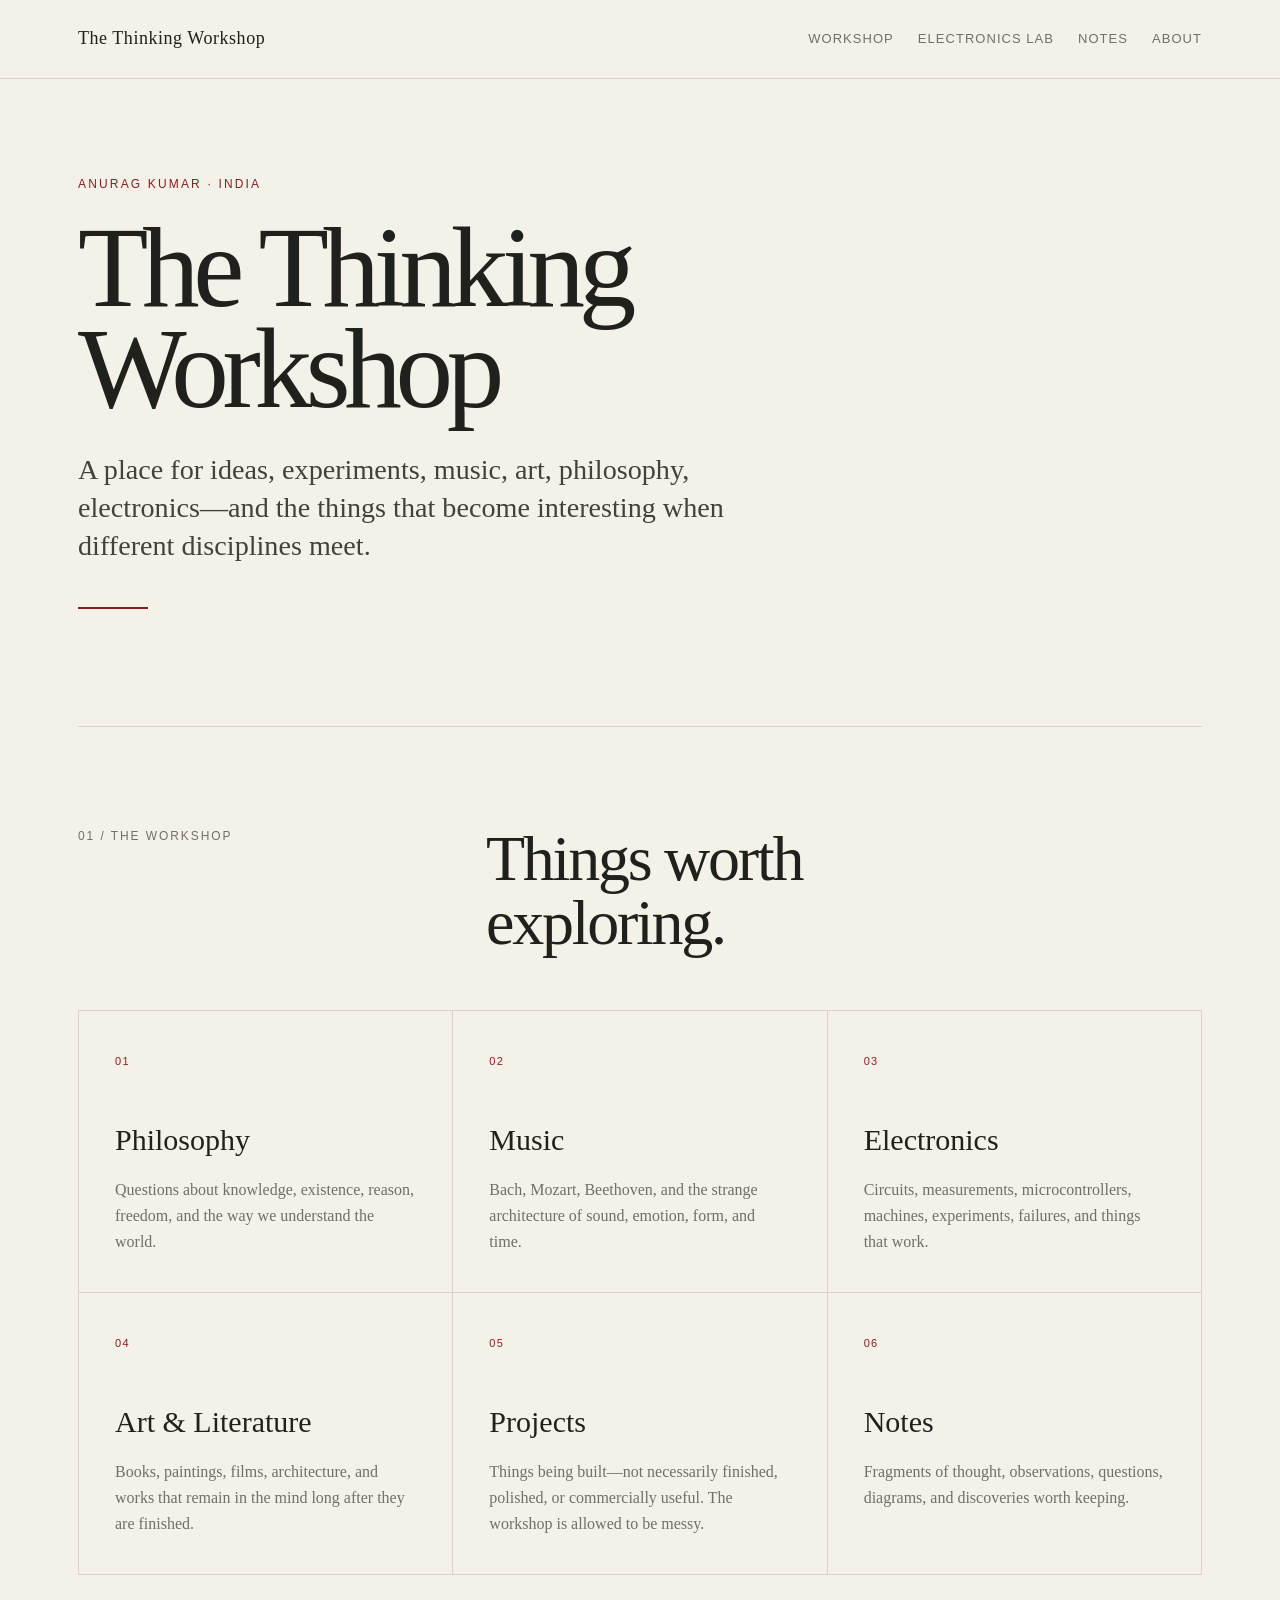
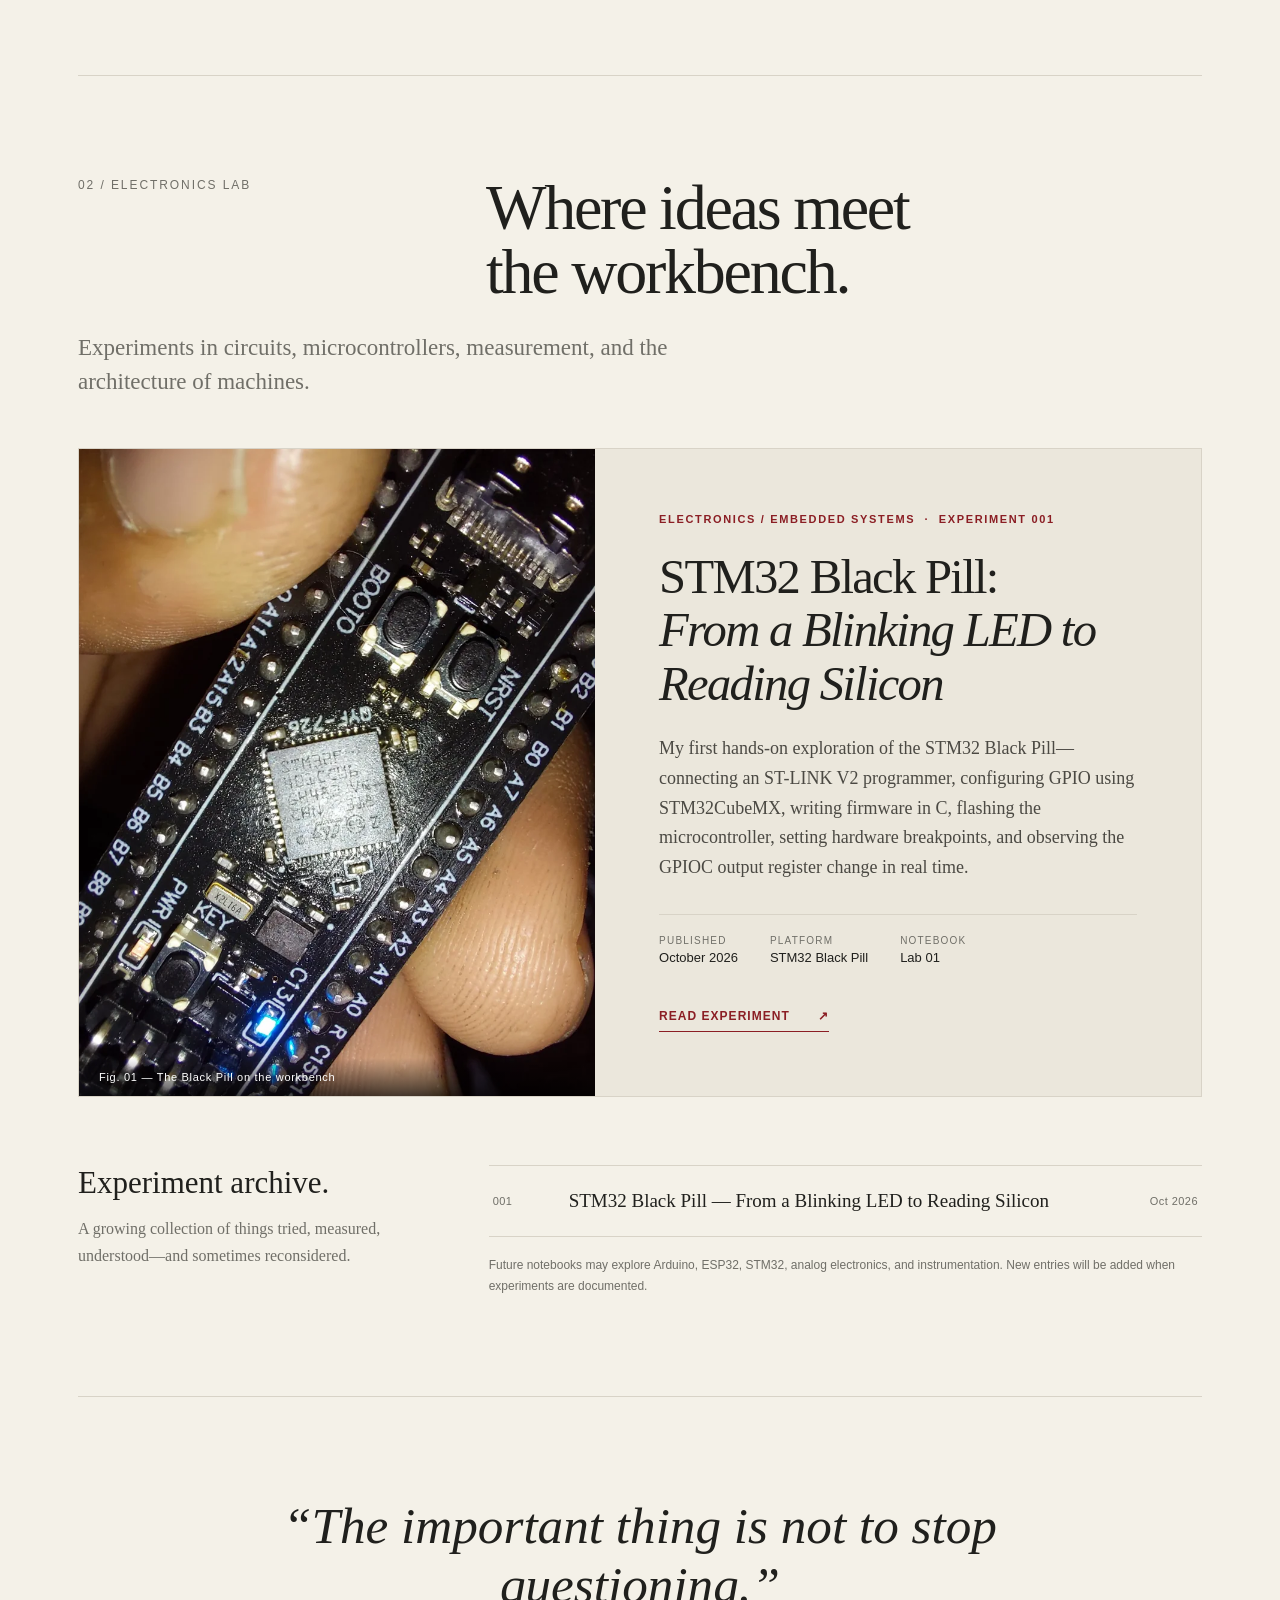
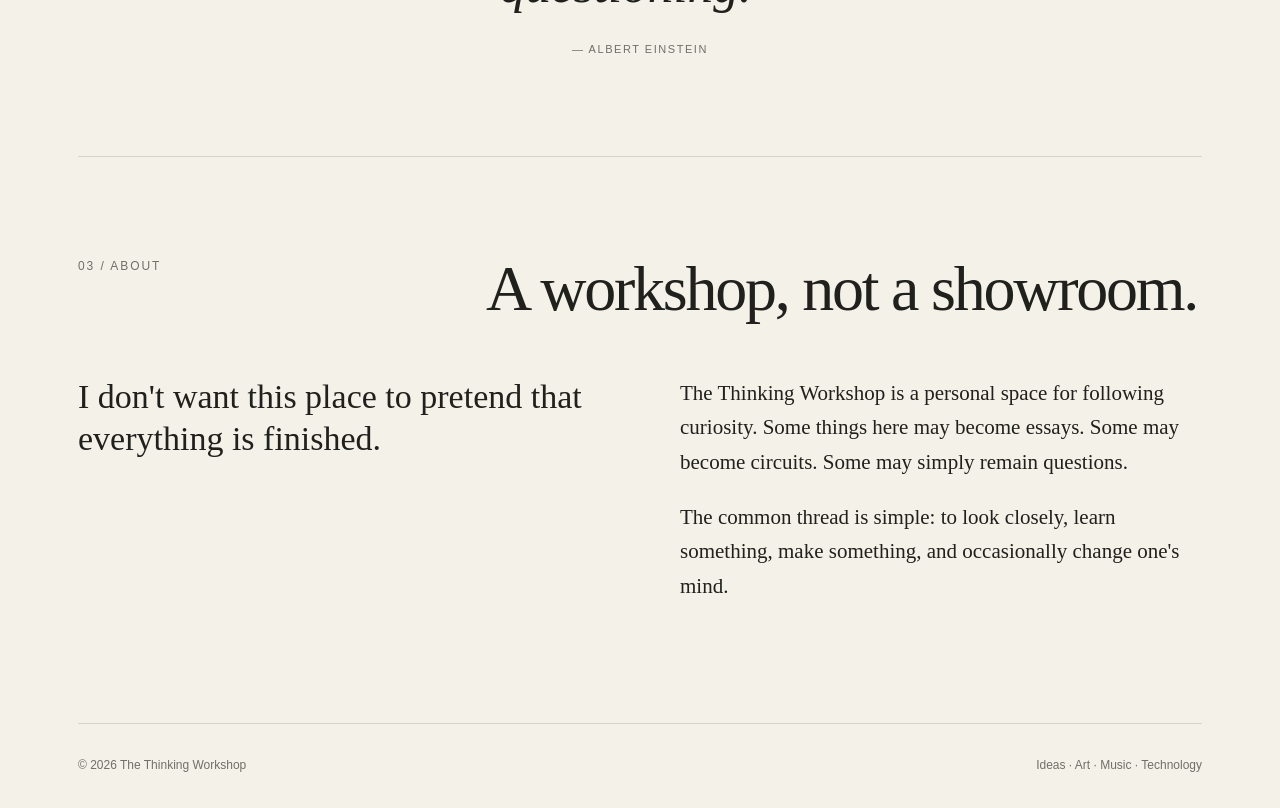
<file: index.html>
<!DOCTYPE html>
<html lang="en">
<head>
<meta charset="UTF-8">
<meta name="viewport" content="width=device-width, initial-scale=1.0">
<title>The Thinking Workshop</title>
<meta name="description" content="A personal workshop for ideas, music, art, philosophy, electronics, and things worth understanding.">
<style>
  :root{
    --paper:#f4f1e8;
    --ink:#20201d;
    --muted:#706f68;
    --line:#d8d3c7;
    --accent:#8b1e24;
    --panel:#ebe7dc;
    --max:1180px;
  }
  *{box-sizing:border-box}
  html{scroll-behavior:smooth}
  body{
    margin:0;
    background:var(--paper);
    color:var(--ink);
    font-family: Georgia, "Times New Roman", serif;
    line-height:1.65;
  }
  a{color:inherit;text-decoration:none}
  .wrap{max-width:var(--max);margin:auto;padding:0 28px}
  header{
    border-bottom:1px solid var(--line);
    padding:24px 0;
  }
  nav{
    display:flex;align-items:center;justify-content:space-between;gap:24px;
    font-family:Arial,Helvetica,sans-serif;
    font-size:13px;letter-spacing:.08em;text-transform:uppercase;
  }
  .brand{font-family:Georgia,serif;font-size:18px;letter-spacing:.03em;text-transform:none}
  .links{display:flex;gap:24px;color:var(--muted)}
  .links a:hover{color:var(--accent)}
  .hero{
    min-height:72vh;
    display:grid;
    align-items:center;
    padding:90px 0 110px;
    border-bottom:1px solid var(--line);
  }
  .eyebrow{
    font-family:Arial,Helvetica,sans-serif;
    font-size:12px;letter-spacing:.18em;text-transform:uppercase;
    color:var(--accent);margin-bottom:22px;
  }
  h1{
    font-size:clamp(58px,9vw,126px);
    line-height:.88;
    font-weight:400;
    letter-spacing:-.055em;
    margin:0 0 32px;
    max-width:950px;
  }
  .intro{
    font-size:clamp(20px,2.2vw,29px);
    line-height:1.35;
    max-width:720px;
    color:#42413c;
    margin:0;
  }
  .rule{
    width:70px;height:2px;background:var(--accent);margin:42px 0 0;
  }
  section{padding:100px 0;border-bottom:1px solid var(--line)}
  .section-head{
    display:grid;grid-template-columns:1fr 2fr;gap:50px;margin-bottom:55px;
  }
  .section-label{
    font-family:Arial,Helvetica,sans-serif;
    font-size:12px;text-transform:uppercase;letter-spacing:.16em;color:var(--muted);
  }
  h2{font-size:clamp(36px,5vw,64px);line-height:1;margin:0;font-weight:400;letter-spacing:-.035em}
  .grid{
    display:grid;grid-template-columns:repeat(3,1fr);gap:1px;background:var(--line);
    border:1px solid var(--line);
  }
  .card{
    background:var(--paper);padding:36px;min-height:250px;transition:.2s;
  }
  .card:hover{background:var(--panel)}
  .number{
    font-family:Arial,Helvetica,sans-serif;font-size:11px;color:var(--accent);
    letter-spacing:.12em;
  }
  .card h3{font-size:30px;font-weight:400;margin:42px 0 12px}
  .card p{color:var(--muted);margin:0}
  .quote{
    max-width:900px;margin:auto;text-align:center;
    font-size:clamp(28px,4vw,52px);line-height:1.15;font-style:italic;
  }
  .quote small{
    display:block;font-family:Arial,Helvetica,sans-serif;font-size:11px;
    font-style:normal;letter-spacing:.14em;text-transform:uppercase;
    color:var(--muted);margin-top:28px;
  }
  .manifesto{
    display:grid;grid-template-columns:1fr 1fr;gap:80px;align-items:start;
  }
  .manifesto p{font-size:21px;margin:0 0 20px}
  .manifesto .large{font-size:34px;line-height:1.25}
  footer{
    padding:32px 0;font-family:Arial,Helvetica,sans-serif;font-size:12px;
    color:var(--muted);display:flex;justify-content:space-between;gap:20px;
  }
  @media(max-width:760px){
    .links{display:none}
    .hero{min-height:68vh;padding:70px 0}
    .section-head,.manifesto{grid-template-columns:1fr;gap:25px}
    .grid{grid-template-columns:1fr}
    section{padding:70px 0}
    footer{flex-direction:column}
  }

  /* Electronics Lab — an editorial addition to the original homepage */
  .links{align-items:center;flex-wrap:wrap}
  a:focus-visible{outline:2px solid var(--accent);outline-offset:5px}
  .skip-link{
    position:absolute;top:-70px;left:18px;z-index:10;
    background:var(--ink);color:var(--paper);padding:10px 15px;
    font:600 12px Arial,Helvetica,sans-serif;
  }
  .skip-link:focus{top:12px}
  .electronics-section{scroll-margin-top:20px}
  .lab-intro{
    max-width:620px;margin:-28px 0 48px 0;color:var(--muted);
    font-size:clamp(18px,2vw,23px);line-height:1.5;
  }
  .experiment-feature{
    display:grid;grid-template-columns:minmax(0,.92fr) minmax(0,1.08fr);
    border:1px solid var(--line);background:var(--panel);overflow:hidden;
  }
  .experiment-visual{
    position:relative;display:block;min-height:480px;overflow:hidden;
    background:#ded9cb;isolation:isolate;
  }
  .experiment-visual img{
    display:block;width:100%;height:100%;min-height:480px;
    object-fit:cover;object-position:center 48%;
    transition:transform .45s ease;
  }
  .experiment-visual:hover img{transform:scale(1.035)}
  .photo-credit{
    position:absolute;bottom:0;left:0;right:0;padding:13px 20px;
    color:#fff;background:linear-gradient(transparent,rgba(0,0,0,.69));
    font:11px Arial,Helvetica,sans-serif;letter-spacing:.065em;
  }
  .experiment-copy{
    display:flex;flex-direction:column;align-items:flex-start;
    padding:clamp(34px,5vw,76px);
  }
  .experiment-kicker{
    font:700 11px Arial,Helvetica,sans-serif;
    color:var(--accent);text-transform:uppercase;letter-spacing:.15em;
  }
  .experiment-copy h3{
    font-weight:400;letter-spacing:-.035em;line-height:1.1;
    font-size:clamp(34px,3.8vw,54px);margin:26px 0 23px;
  }
  .experiment-copy h3 em{font-weight:400}
  .experiment-description{
    max-width:570px;margin:0 0 31px;color:#4b4943;
    font-size:18px;line-height:1.65;
  }
  .experiment-meta{
    display:flex;gap:32px;flex-wrap:wrap;margin:0 0 32px;
    padding-top:20px;width:100%;border-top:1px solid var(--line);
  }
  .experiment-meta div{display:flex;flex-direction:column;gap:4px}
  .experiment-meta dt{
    color:var(--muted);text-transform:uppercase;letter-spacing:.12em;
    font:10px Arial,Helvetica,sans-serif;
  }
  .experiment-meta dd{margin:0;font:13px Arial,Helvetica,sans-serif}
  .read-experiment{
    margin-top:auto;display:inline-flex;align-items:center;gap:28px;
    padding:12px 0 8px;border-bottom:1px solid var(--accent);
    font:700 12px Arial,Helvetica,sans-serif;
    letter-spacing:.085em;text-transform:uppercase;color:var(--accent);
    transition:gap .2s ease;
  }
  .read-experiment:hover{gap:36px}
  .archive{
    margin-top:68px;display:grid;
    grid-template-columns:minmax(0,1fr) minmax(0,2fr);gap:54px;
  }
  .archive h3{font-size:31px;font-weight:400;line-height:1.15;margin:0 0 16px}
  .archive-intro{margin:0;color:var(--muted);font-size:16px}
  .archive-list{list-style:none;padding:0;margin:0;border-top:1px solid var(--line)}
  .archive-list li{
    display:grid;grid-template-columns:58px minmax(0,1fr) auto;
    gap:18px;align-items:center;padding:23px 4px;
    border-bottom:1px solid var(--line);
  }
  .archive-number,.archive-date{
    font:11px Arial,Helvetica,sans-serif;color:var(--muted);
    letter-spacing:.04em;
  }
  .archive-list a{font-size:19px;line-height:1.3}
  .archive-list a:hover{color:var(--accent)}
  .archive-footnote{
    margin:18px 0 0;color:var(--muted);
    font:12px/1.7 Arial,Helvetica,sans-serif;
  }
  @media(max-width:900px){
    .experiment-feature{grid-template-columns:1fr 1fr}
    .experiment-copy{padding:35px}
  }
  @media(max-width:760px){
    nav{align-items:flex-start;flex-direction:column;gap:17px}
    .links{display:flex;flex-wrap:wrap;gap:12px 20px;font-size:11px}
    .experiment-feature{grid-template-columns:1fr}
    .experiment-visual,.experiment-visual img{min-height:360px;max-height:520px}
    .experiment-copy{padding:32px 27px 39px}
    .lab-intro{margin:-4px 0 34px}
    .archive{grid-template-columns:1fr;gap:26px;margin-top:52px}
    .archive-list li{grid-template-columns:38px minmax(0,1fr);gap:10px 14px}
    .archive-date{grid-column:2}
  }
  @media(max-width:430px){
    .wrap{padding:0 20px}
    .experiment-visual,.experiment-visual img{min-height:310px}
    .experiment-copy h3{font-size:34px}
    .experiment-meta{gap:20px}
  }
  @media(prefers-reduced-motion:reduce){
    html{scroll-behavior:auto}
    .experiment-visual img,.read-experiment{transition:none}
  }
</style>
</head>
<body>
<a class="skip-link" href="#workshop">Skip to main content</a>

<header>
  <div class="wrap">
    <nav aria-label="Primary navigation">
      <a class="brand" href="/">The Thinking Workshop</a>
      <div class="links">
        <a href="#workshop">Workshop</a>
        <a href="#electronics-lab">Electronics Lab</a>
        <a href="#notes">Notes</a>
        <a href="#about">About</a>
      </div>
    </nav>
  </div>
</header>

<main>
  <div class="wrap">
    <section class="hero">
      <div>
        <div class="eyebrow">Anurag Kumar · India</div>
        <h1>The Thinking<br>Workshop</h1>
        <p class="intro">
          A place for ideas, experiments, music, art, philosophy,
          electronics—and the things that become interesting when
          different disciplines meet.
        </p>
        <div class="rule"></div>
      </div>
    </section>

    <section id="workshop">
      <div class="section-head">
        <div class="section-label">01 / The Workshop</div>
        <h2>Things worth<br>exploring.</h2>
      </div>

      <div class="grid">
        <a class="card" href="#">
          <span class="number">01</span>
          <h3>Philosophy</h3>
          <p>Questions about knowledge, existence, reason, freedom, and the way we understand the world.</p>
        </a>
        <a class="card" href="#">
          <span class="number">02</span>
          <h3>Music</h3>
          <p>Bach, Mozart, Beethoven, and the strange architecture of sound, emotion, form, and time.</p>
        </a>
        <a class="card" href="#electronics-lab">
          <span class="number">03</span>
          <h3>Electronics</h3>
          <p>Circuits, measurements, microcontrollers, machines, experiments, failures, and things that work.</p>
        </a>
        <a class="card" href="#">
          <span class="number">04</span>
          <h3>Art &amp; Literature</h3>
          <p>Books, paintings, films, architecture, and works that remain in the mind long after they are finished.</p>
        </a>
        <a class="card" href="#">
          <span class="number">05</span>
          <h3>Projects</h3>
          <p>Things being built—not necessarily finished, polished, or commercially useful. The workshop is allowed to be messy.</p>
        </a>
        <a class="card" href="#notes">
          <span class="number">06</span>
          <h3>Notes</h3>
          <p>Fragments of thought, observations, questions, diagrams, and discoveries worth keeping.</p>
        </a>
      </div>
    </section>

    <section id="electronics-lab" class="electronics-section" aria-labelledby="electronics-title">
      <div class="section-head">
        <div class="section-label">02 / Electronics Lab</div>
        <h2 id="electronics-title">Where ideas meet<br>the workbench.</h2>
      </div>
      <p class="lab-intro">Experiments in circuits, microcontrollers, measurement, and the architecture of machines.</p>

      <article class="experiment-feature" aria-labelledby="experiment-001-title">
        <a class="experiment-visual" href="/stm32-blackpill/" aria-label="Read Experiment 001: STM32 Black Pill">
          <img src="/stm32-blackpill/assets/board.webp"
               alt="Close-up photograph of the STM32 Black Pill development board on the workbench"
               width="780" height="1040" loading="lazy" decoding="async">
          <span class="photo-credit">Fig. 01 — The Black Pill on the workbench</span>
        </a>
        <div class="experiment-copy">
          <span class="experiment-kicker">Electronics / Embedded Systems &nbsp;·&nbsp; Experiment 001</span>
          <h3 id="experiment-001-title">STM32 Black Pill:<br><em>From a Blinking LED to Reading Silicon</em></h3>
          <p class="experiment-description">My first hands-on exploration of the STM32 Black Pill—connecting an ST-LINK V2 programmer, configuring GPIO using STM32CubeMX, writing firmware in C, flashing the microcontroller, setting hardware breakpoints, and observing the GPIOC output register change in real time.</p>
          <dl class="experiment-meta">
            <div><dt>Published</dt><dd><time datetime="2026-10">October 2026</time></dd></div>
            <div><dt>Platform</dt><dd>STM32 Black Pill</dd></div>
            <div><dt>Notebook</dt><dd>Lab 01</dd></div>
          </dl>
          <a class="read-experiment" href="/stm32-blackpill/">Read experiment <span aria-hidden="true">↗</span></a>
        </div>
      </article>

      <div class="archive" id="experiment-archive">
        <div>
          <h3>Experiment archive.</h3>
          <p class="archive-intro">A growing collection of things tried, measured, understood—and sometimes reconsidered.</p>
        </div>
        <div>
          <ol class="archive-list">
            <li>
              <span class="archive-number">001</span>
              <a href="/stm32-blackpill/">STM32 Black Pill — From a Blinking LED to Reading Silicon</a>
              <time class="archive-date" datetime="2026-10">Oct 2026</time>
            </li>
          </ol>
          <p class="archive-footnote">Future notebooks may explore Arduino, ESP32, STM32, analog electronics, and instrumentation. New entries will be added when experiments are documented.</p>
        </div>
      </div>
    </section>

    <section id="notes">
      <div class="quote">
        “The important thing is not to stop questioning.”
        <small>— Albert Einstein</small>
      </div>
    </section>

    <section id="about">
      <div class="section-head">
        <div class="section-label">03 / About</div>
        <h2>A workshop, not a showroom.</h2>
      </div>
      <div class="manifesto">
        <p class="large">
          I don't want this place to pretend that everything is finished.
        </p>
        <div>
          <p>
            The Thinking Workshop is a personal space for following curiosity.
            Some things here may become essays. Some may become circuits.
            Some may simply remain questions.
          </p>
          <p>
            The common thread is simple: to look closely, learn something,
            make something, and occasionally change one's mind.
          </p>
        </div>
      </div>
    </section>
  </div>
</main>

<footer>
  <div class="wrap" style="display:flex;justify-content:space-between;width:100%;gap:20px;">
    <span>© 2026 The Thinking Workshop</span>
    <span>Ideas · Art · Music · Technology</span>
  </div>
</footer>

</body>
</html>
</file>
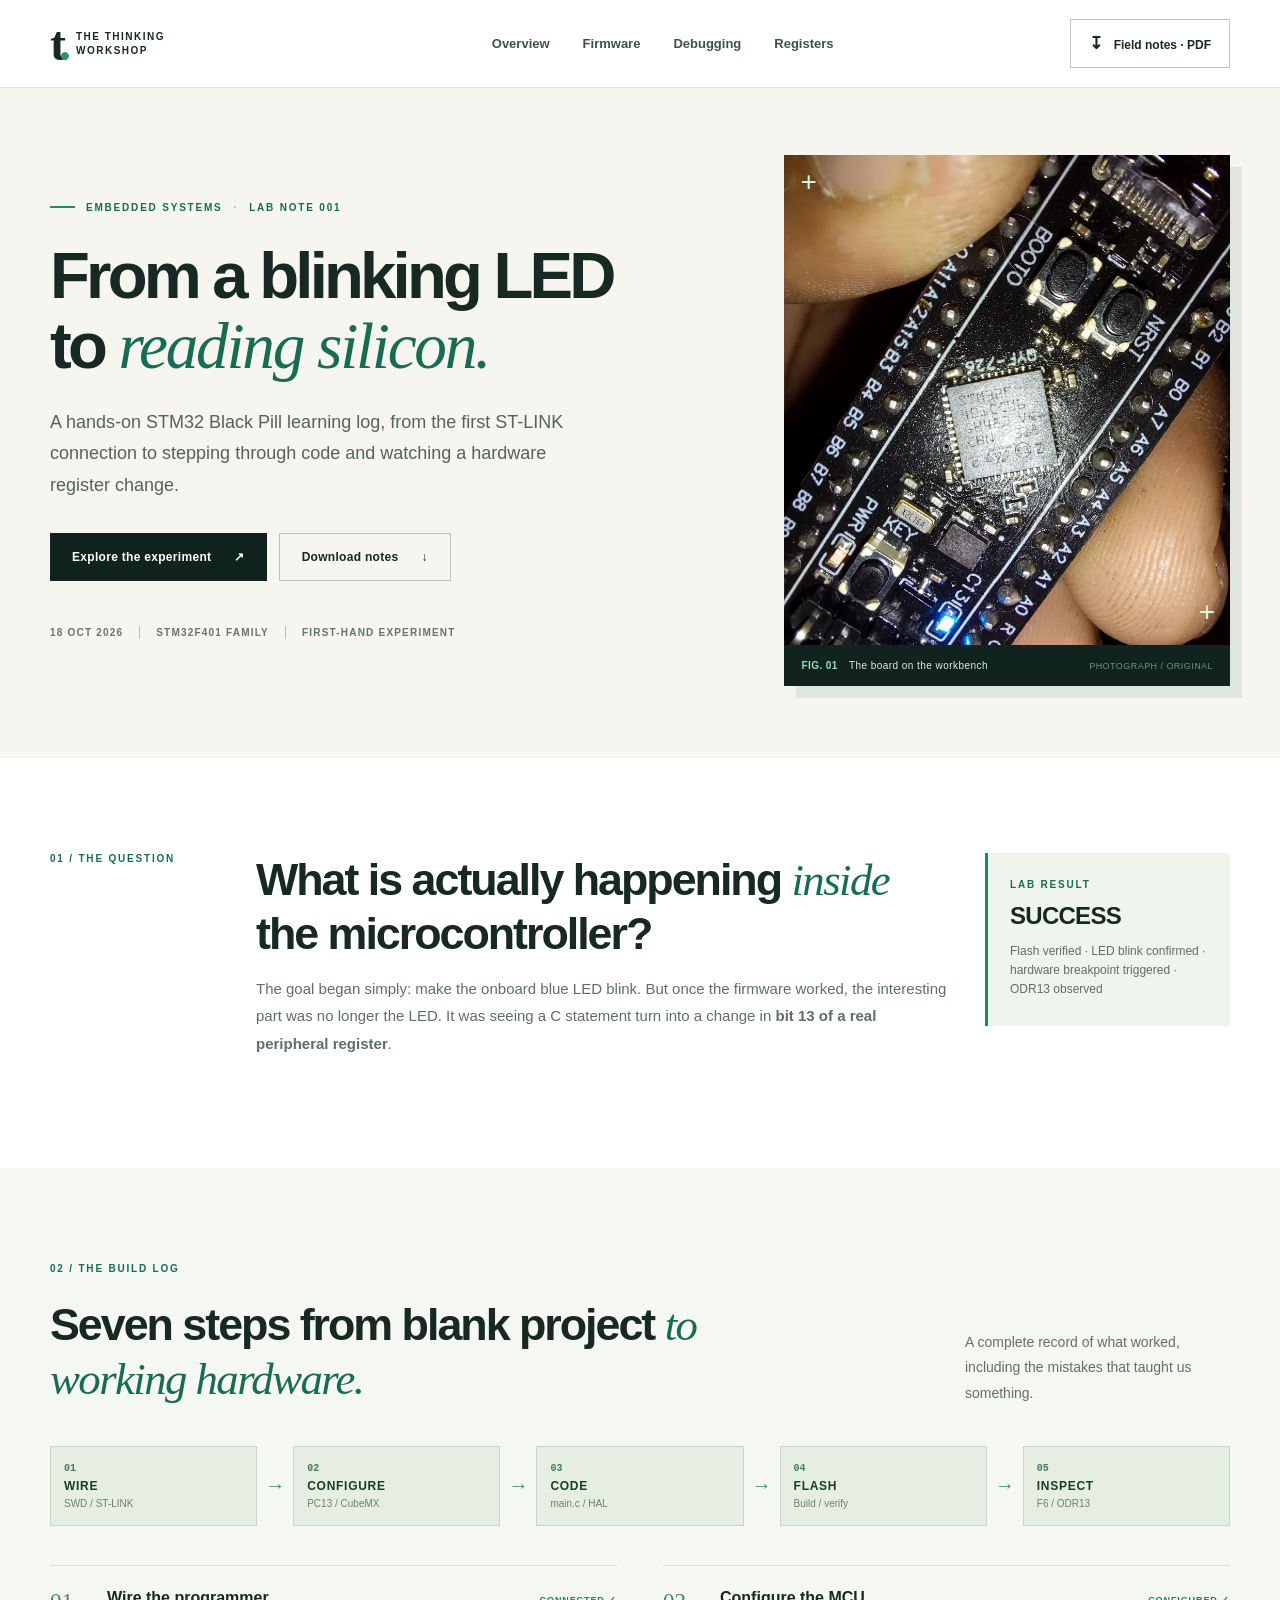
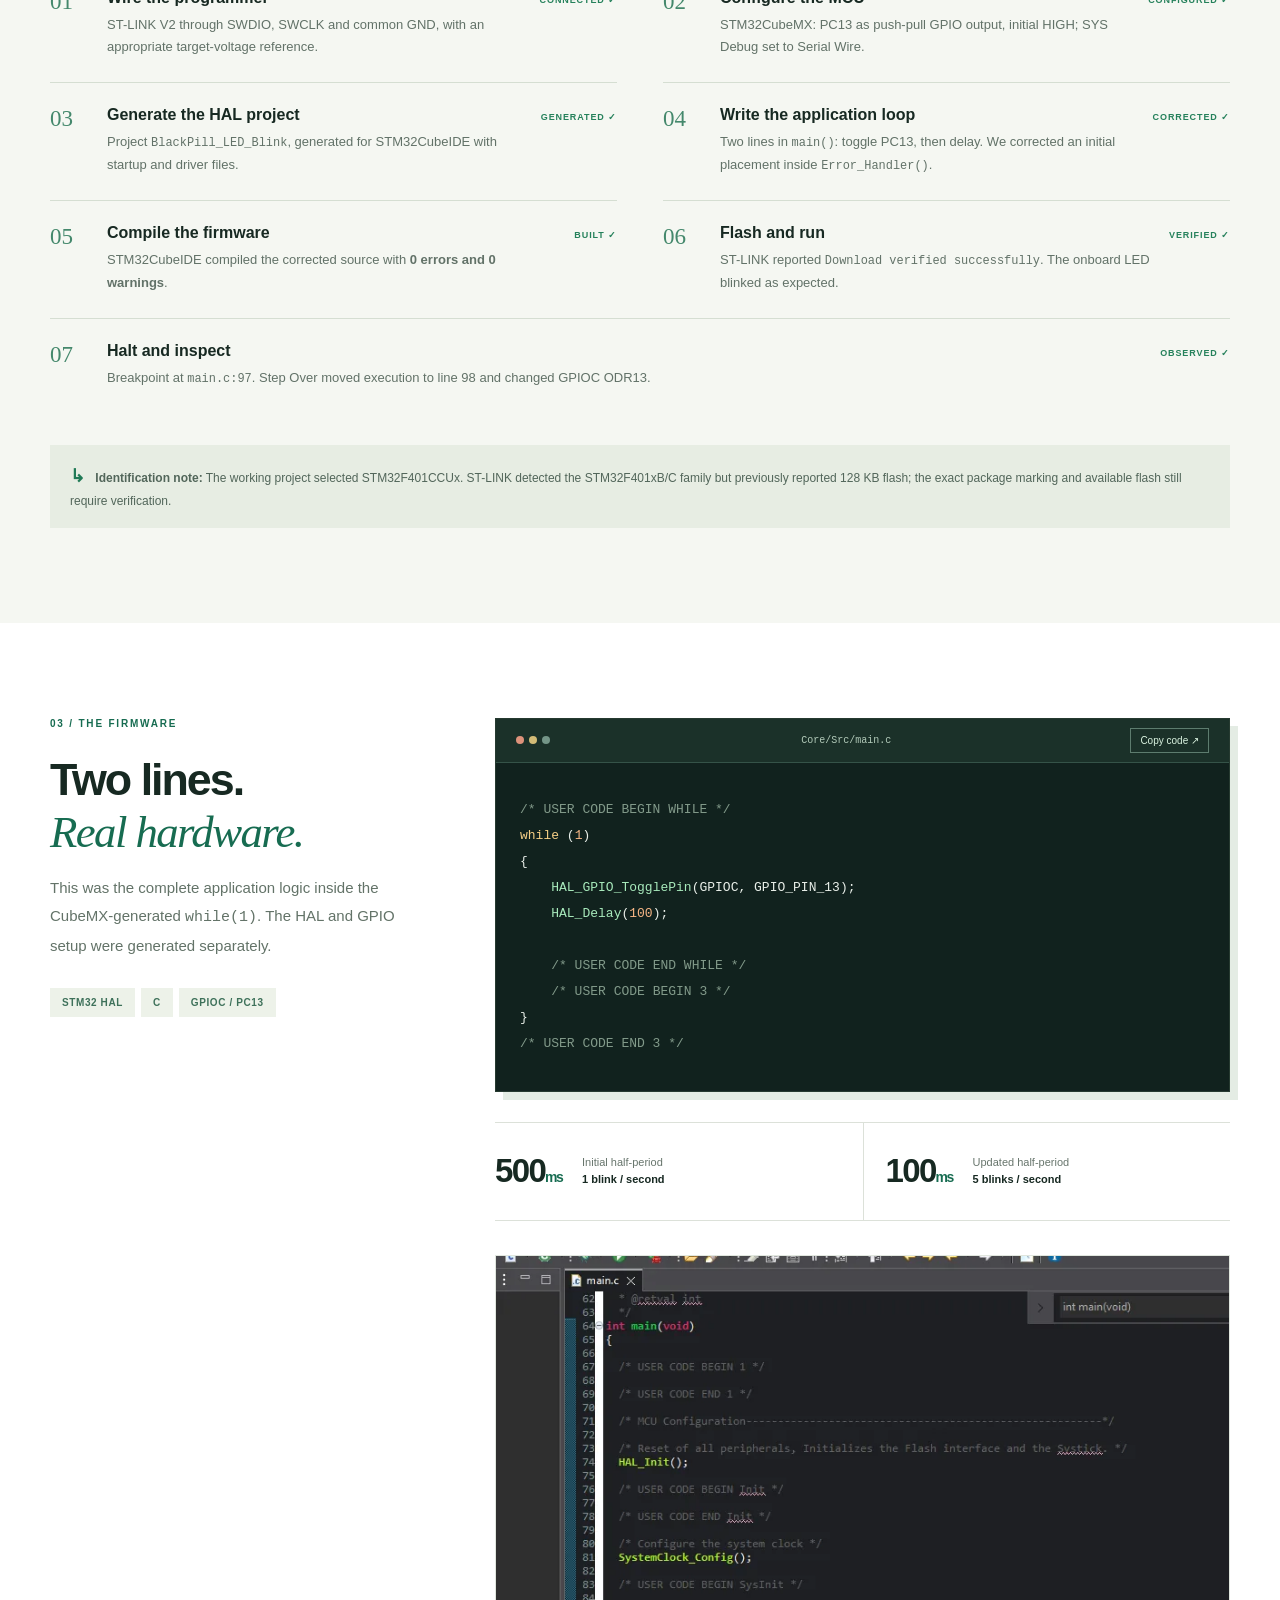
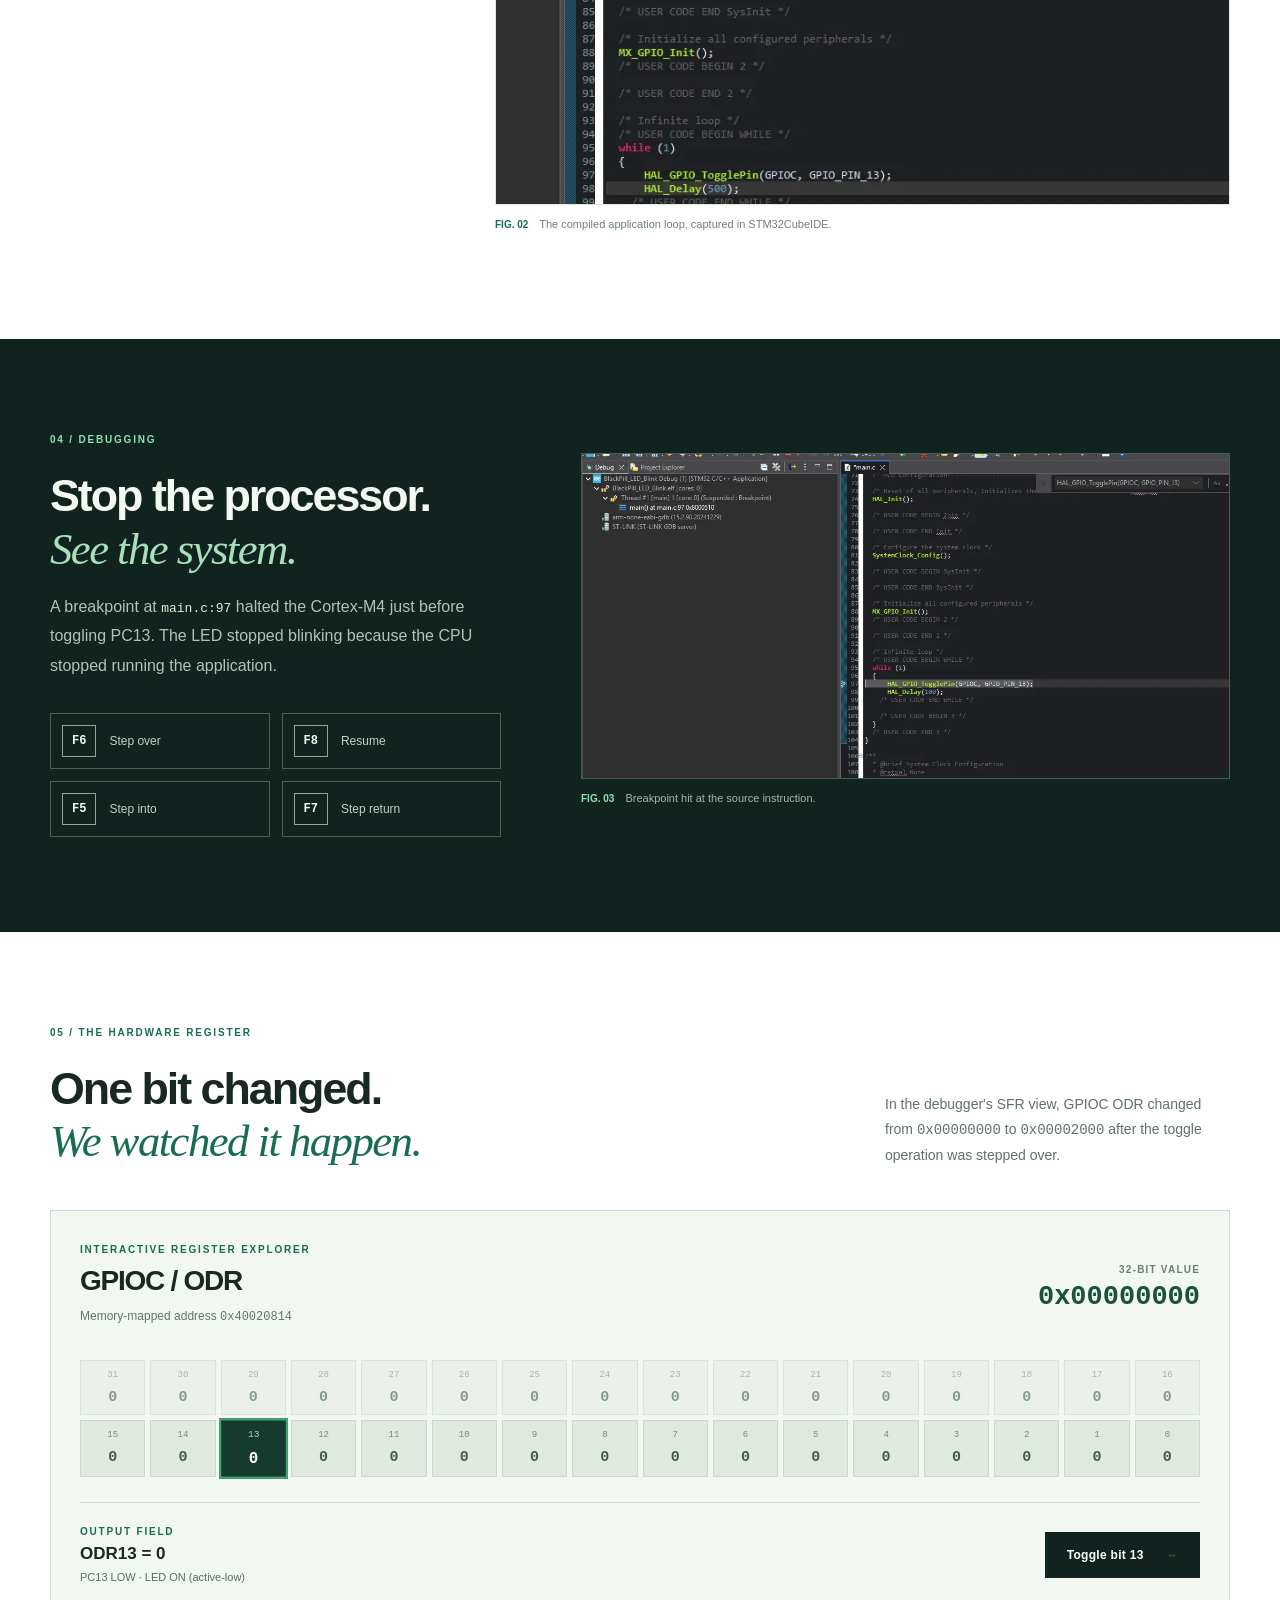
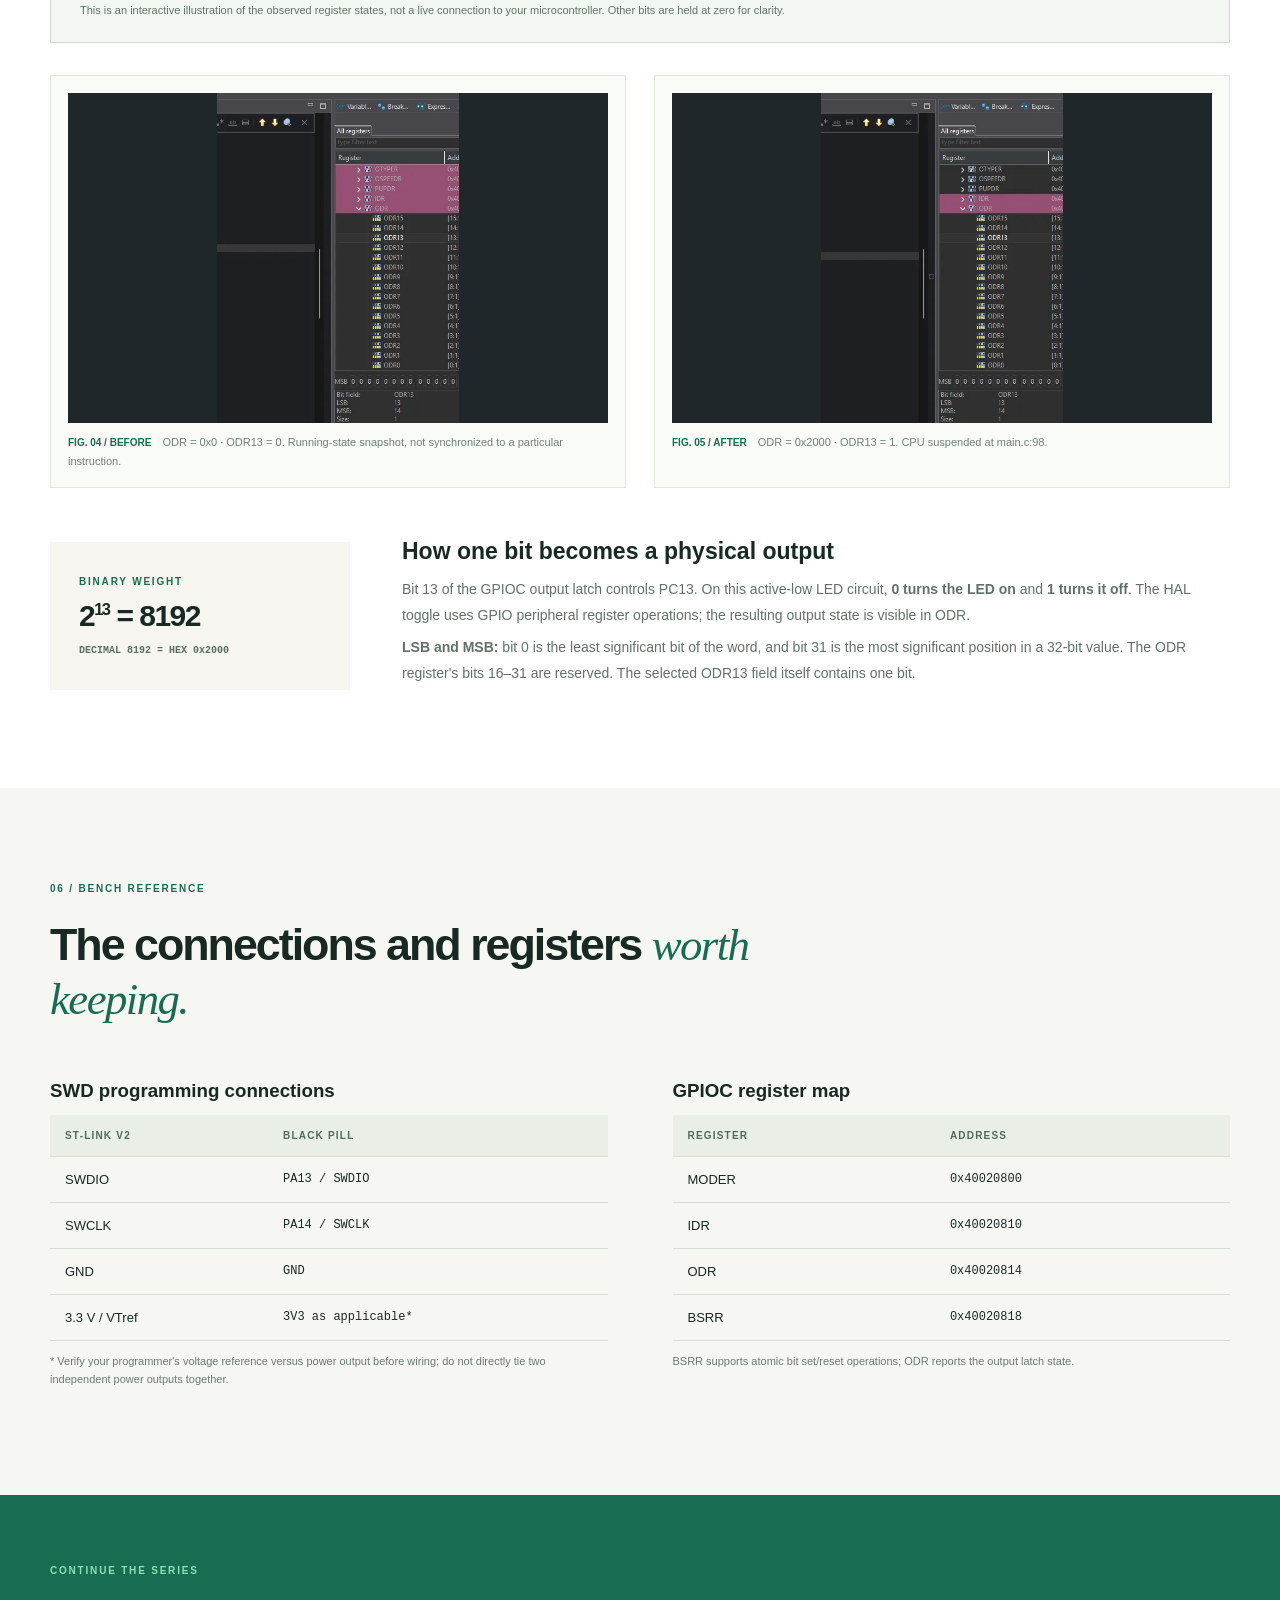
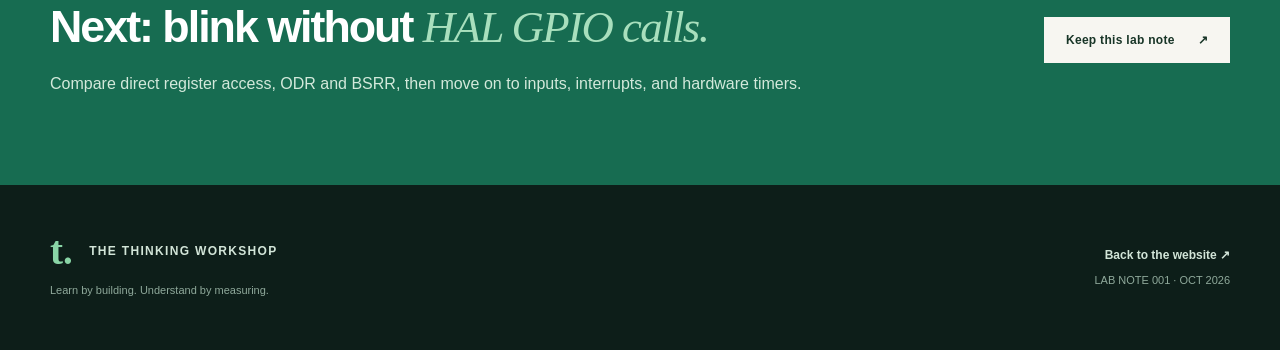
<file: stm32-blackpill/index.html>
<!doctype html>
<html lang="en">
<head>
  <meta charset="utf-8">
  <meta name="viewport" content="width=device-width,initial-scale=1">
  <meta name="theme-color" content="#10231e">
  <meta name="description" content="From an LED blink to observing GPIOC ODR13 change in silicon: a first-hand STM32 Black Pill embedded systems laboratory notebook.">
  <meta property="og:title" content="STM32 Black Pill Lab 01 — The Thinking Workshop">
  <meta property="og:description" content="A first STM32 firmware experiment, documented from SWD wiring to stepping through hardware registers.">
  <meta property="og:type" content="article">
  <title>STM32 Black Pill: From Code to Hardware · The Thinking Workshop</title>
  <link rel="icon" href="favicon.svg" type="image/svg+xml">
  <link rel="stylesheet" href="style.css">
  <script src="app.js" defer></script>
</head>
<body>
  <a class="skip-link" href="#article">Skip to article</a>
  <header class="site-header">
    <div class="wrap nav-row">
      <a class="brand" href="https://thethinkingworkshop.com/" aria-label="The Thinking Workshop, homepage">
        <span class="brand-symbol" aria-hidden="true">t<span>.</span></span>
        <span class="brand-name">THE THINKING<br>WORKSHOP</span>
      </a>
      <nav class="nav-links" aria-label="Page navigation">
        <a href="#overview">Overview</a>
        <a href="#firmware">Firmware</a>
        <a href="#debugger">Debugging</a>
        <a href="#registers">Registers</a>
      </nav>
      <a class="nav-pdf" href="STM32-Black-Pill-Lab-01.pdf" download><span aria-hidden="true">↧</span> Field notes · PDF</a>
    </div>
  </header>
  <main id="article">
    <section class="hero" id="overview">
      <div class="wrap hero-grid">
        <div class="hero-copy">
          <div class="eyebrow"><span class="line"></span> EMBEDDED SYSTEMS <span class="dot">·</span> LAB NOTE 001</div>
          <h1>From a blinking LED<br>to <em>reading silicon.</em></h1>
          <p class="hero-lede">A hands-on STM32 Black Pill learning log, from the first ST-LINK connection to stepping through code and watching a hardware register change.</p>
          <div class="hero-actions">
            <a class="btn btn-primary" href="#journey">Explore the experiment <span aria-hidden="true">↗</span></a>
            <a class="btn btn-ghost" href="STM32-Black-Pill-Lab-01.pdf" download>Download notes <span aria-hidden="true">↓</span></a>
          </div>
          <div class="hero-meta"><span>18 OCT 2026</span><span class="sep"></span><span>STM32F401 FAMILY</span><span class="sep"></span><span>FIRST-HAND EXPERIMENT</span></div>
        </div>
        <figure class="hero-photo">
          <img src="assets/board.webp" alt="Close-up photograph of the actual STM32 Black Pill development board used in the experiment" fetchpriority="high">
          <figcaption><span class="fig-num">FIG. 01</span> The board on the workbench <span class="fig-end">PHOTOGRAPH / ORIGINAL</span></figcaption>
          <span class="photo-cross cross-top" aria-hidden="true">+</span><span class="photo-cross cross-bottom" aria-hidden="true">+</span>
        </figure>
      </div>
    </section>
    <section class="intro section-pad">
      <div class="wrap intro-grid">
        <p class="section-counter">01 / THE QUESTION</p>
        <div><h2>What is actually happening <em>inside</em> the microcontroller?</h2><p>The goal began simply: make the onboard blue LED blink. But once the firmware worked, the interesting part was no longer the LED. It was seeing a C statement turn into a change in <strong>bit 13 of a real peripheral register</strong>.</p></div>
        <aside class="outcome"><span class="mini-label">LAB RESULT</span><strong>SUCCESS</strong><span>Flash verified · LED blink confirmed · hardware breakpoint triggered · ODR13 observed</span></aside>
      </div>
    </section>
    <section class="section-pad section-tint" id="journey">
      <div class="wrap">
        <div class="section-heading"><div><p class="section-counter">02 / THE BUILD LOG</p><h2>Seven steps from blank project <em>to working hardware.</em></h2></div><p>A complete record of what worked, including the mistakes that taught us something.</p></div>
        <div class="flowchart" aria-label="The experiment workflow: SWD wiring, CubeMX configuration, HAL code, build, flash, breakpoint, GPIOC register inspection">
          <div><span>01</span><strong>WIRE</strong><small>SWD / ST-LINK</small></div><i aria-hidden="true">→</i>
          <div><span>02</span><strong>CONFIGURE</strong><small>PC13 / CubeMX</small></div><i aria-hidden="true">→</i>
          <div><span>03</span><strong>CODE</strong><small>main.c / HAL</small></div><i aria-hidden="true">→</i>
          <div><span>04</span><strong>FLASH</strong><small>Build / verify</small></div><i aria-hidden="true">→</i>
          <div><span>05</span><strong>INSPECT</strong><small>F6 / ODR13</small></div>
        </div>
        <ol class="journey">
          <li><span class="step-num">01</span><div><h3>Wire the programmer</h3><p>ST-LINK V2 through SWDIO, SWCLK and common GND, with an appropriate target-voltage reference.</p></div><span class="step-state">CONNECTED ✓</span></li>
          <li><span class="step-num">02</span><div><h3>Configure the MCU</h3><p>STM32CubeMX: PC13 as push-pull GPIO output, initial HIGH; SYS Debug set to Serial Wire.</p></div><span class="step-state">CONFIGURED ✓</span></li>
          <li><span class="step-num">03</span><div><h3>Generate the HAL project</h3><p>Project <code>BlackPill_LED_Blink</code>, generated for STM32CubeIDE with startup and driver files.</p></div><span class="step-state">GENERATED ✓</span></li>
          <li><span class="step-num">04</span><div><h3>Write the application loop</h3><p>Two lines in <code>main()</code>: toggle PC13, then delay. We corrected an initial placement inside <code>Error_Handler()</code>.</p></div><span class="step-state">CORRECTED ✓</span></li>
          <li><span class="step-num">05</span><div><h3>Compile the firmware</h3><p>STM32CubeIDE compiled the corrected source with <strong>0 errors and 0 warnings</strong>.</p></div><span class="step-state">BUILT ✓</span></li>
          <li><span class="step-num">06</span><div><h3>Flash and run</h3><p>ST-LINK reported <code>Download verified successfully</code>. The onboard LED blinked as expected.</p></div><span class="step-state">VERIFIED ✓</span></li>
          <li><span class="step-num">07</span><div><h3>Halt and inspect</h3><p>Breakpoint at <code>main.c:97</code>. Step Over moved execution to line 98 and changed GPIOC ODR13.</p></div><span class="step-state">OBSERVED ✓</span></li>
        </ol>
        <p class="editorial-note"><span aria-hidden="true">↳</span> <strong>Identification note:</strong> The working project selected STM32F401CCUx. ST-LINK detected the STM32F401xB/C family but previously reported 128 KB flash; the exact package marking and available flash still require verification.</p>
      </div>
    </section>
    <section class="section-pad" id="firmware">
      <div class="wrap split">
        <div class="left-rail"><p class="section-counter">03 / THE FIRMWARE</p><h2>Two lines.<br><em>Real hardware.</em></h2><p>This was the complete application logic inside the CubeMX-generated <code>while(1)</code>. The HAL and GPIO setup were generated separately.</p><div class="chiprow"><span>STM32 HAL</span><span>C</span><span>GPIOC / PC13</span></div></div>
        <div>
          <div class="code-window">
            <div class="code-toolbar"><span class="traffic" aria-hidden="true"><i></i><i></i><i></i></span><span>Core/Src/main.c</span><button class="copy-code" type="button" data-copy="blink-code">Copy code ↗</button></div>
            <pre><code id="blink-code"><span class="cm">/* USER CODE BEGIN WHILE */</span>
<span class="kw">while</span> (<span class="num">1</span>)
{
    <span class="fn">HAL_GPIO_TogglePin</span>(GPIOC, GPIO_PIN_13);
    <span class="fn">HAL_Delay</span>(<span class="num">100</span>);

    <span class="cm">/* USER CODE END WHILE */</span>
    <span class="cm">/* USER CODE BEGIN 3 */</span>
}
<span class="cm">/* USER CODE END 3 */</span></code></pre>
          </div>
          <div class="two-metrics"><div><span class="metric-number">500<span>ms</span></span><p>Initial half-period<br><strong>1 blink / second</strong></p></div><div><span class="metric-number">100<span>ms</span></span><p>Updated half-period<br><strong>5 blinks / second</strong></p></div></div>
          <figure class="evidence-image"><img src="assets/blink-code.webp" loading="lazy" alt="STM32CubeIDE screenshot showing HAL_GPIO_TogglePin and HAL_Delay(100) in main while loop"><figcaption><span>FIG. 02</span> The compiled application loop, captured in STM32CubeIDE.</figcaption></figure>
        </div>
      </div>
    </section>
    <section class="section-pad section-forest" id="debugger">
      <div class="wrap debug-grid">
        <div><p class="section-counter light">04 / DEBUGGING</p><h2>Stop the processor.<br><em>See the system.</em></h2><p>A breakpoint at <code>main.c:97</code> halted the Cortex-M4 just before toggling PC13. The LED stopped blinking because the CPU stopped running the application.</p><div class="shortcut-grid"><div><kbd>F6</kbd><span>Step over</span></div><div><kbd>F8</kbd><span>Resume</span></div><div><kbd>F5</kbd><span>Step into</span></div><div><kbd>F7</kbd><span>Step return</span></div></div></div>
        <figure><img src="assets/breakpoint.webp" loading="lazy" alt="STM32CubeIDE debugger screenshot paused at a breakpoint on the LED toggle line"><figcaption><span>FIG. 03</span> Breakpoint hit at the source instruction.</figcaption></figure>
      </div>
    </section>
    <section class="section-pad" id="registers">
      <div class="wrap"><p class="section-counter">05 / THE HARDWARE REGISTER</p><div class="section-heading registers-title"><h2>One bit changed.<br><em>We watched it happen.</em></h2><p>In the debugger's SFR view, GPIOC ODR changed from <code>0x00000000</code> to <code>0x00002000</code> after the toggle operation was stepped over.</p></div>
        <div class="register-lab">
          <div class="register-lab-head"><div><span class="mini-label">INTERACTIVE REGISTER EXPLORER</span><h3>GPIOC / ODR</h3><p>Memory-mapped address <code>0x40020814</code></p></div><div class="register-readout"><span>32-BIT VALUE</span><strong id="odr-value" aria-live="polite">0x00000000</strong></div></div>
          <div class="bits" id="bits" role="group" aria-label="32-bit output data register, only bit 13 is interactive"></div>
          <div class="register-controls"><div><span class="mini-label">OUTPUT FIELD</span><strong id="bit-status">ODR13 = 0</strong><span id="led-status">PC13 LOW · LED ON (active-low)</span></div><button id="toggle-bit" class="btn btn-primary" type="button">Toggle bit 13 <span aria-hidden="true">↔</span></button></div>
          <p class="simulation-disclaimer">This is an interactive illustration of the observed register states, not a live connection to your microcontroller. Other bits are held at zero for clarity.</p>
        </div>
        <div class="observed-grid"><figure><img src="assets/register-before.webp" loading="lazy" alt="First STM32CubeIDE SFR screenshot showing GPIOC ODR13 equal to 0"><figcaption><span>FIG. 04 / BEFORE</span> ODR = 0x0 · ODR13 = 0. Running-state snapshot, not synchronized to a particular instruction.</figcaption></figure><figure><img src="assets/register-after.webp" loading="lazy" alt="Second STM32CubeIDE SFR screenshot showing GPIOC ODR equal to 0x2000 and ODR13 equal to 1"><figcaption><span>FIG. 05 / AFTER</span> ODR = 0x2000 · ODR13 = 1. CPU suspended at main.c:98.</figcaption></figure></div>
        <div class="bit-explanation"><div class="math-card"><span class="mini-label">BINARY WEIGHT</span><strong>2<sup>13</sup> = 8192</strong><span>DECIMAL 8192 = HEX 0x2000</span></div><div><h3>How one bit becomes a physical output</h3><p>Bit 13 of the GPIOC output latch controls PC13. On this active-low LED circuit, <strong>0 turns the LED on</strong> and <strong>1 turns it off</strong>. The HAL toggle uses GPIO peripheral register operations; the resulting output state is visible in ODR.</p><p><strong>LSB and MSB:</strong> bit 0 is the least significant bit of the word, and bit 31 is the most significant position in a 32-bit value. The ODR register's bits 16–31 are reserved. The selected ODR13 field itself contains one bit.</p></div></div>
      </div>
    </section>
    <section class="section-pad reference" id="reference">
      <div class="wrap"><p class="section-counter">06 / BENCH REFERENCE</p><h2>The connections and registers <em>worth keeping.</em></h2><div class="reference-columns"><div><h3>SWD programming connections</h3><div class="table-scroll"><table><thead><tr><th>ST-LINK V2</th><th>Black Pill</th></tr></thead><tbody><tr><td>SWDIO</td><td>PA13 / SWDIO</td></tr><tr><td>SWCLK</td><td>PA14 / SWCLK</td></tr><tr><td>GND</td><td>GND</td></tr><tr><td>3.3 V / VTref</td><td>3V3 as applicable*</td></tr></tbody></table></div><p class="table-note">* Verify your programmer's voltage reference versus power output before wiring; do not directly tie two independent power outputs together.</p></div><div><h3>GPIOC register map</h3><div class="table-scroll"><table><thead><tr><th>Register</th><th>Address</th></tr></thead><tbody><tr><td>MODER</td><td>0x40020800</td></tr><tr><td>IDR</td><td>0x40020810</td></tr><tr><td>ODR</td><td>0x40020814</td></tr><tr><td>BSRR</td><td>0x40020818</td></tr></tbody></table></div><p class="table-note">BSRR supports atomic bit set/reset operations; ODR reports the output latch state.</p></div></div></div>
    </section>
    <section class="next-section"><div class="wrap next-grid"><div><p class="section-counter light">CONTINUE THE SERIES</p><h2>Next: blink without <em>HAL GPIO calls.</em></h2><p>Compare direct register access, ODR and BSRR, then move on to inputs, interrupts, and hardware timers.</p></div><a class="btn btn-light" href="STM32-Black-Pill-Lab-01.pdf" download>Keep this lab note <span aria-hidden="true">↗</span></a></div></section>
  </main>
  <footer class="site-footer"><div class="wrap footer-row"><div><span class="footer-mark">t.</span> <strong>THE THINKING WORKSHOP</strong><p>Learn by building. Understand by measuring.</p></div><div><a href="https://thethinkingworkshop.com/">Back to the website ↗</a><span>LAB NOTE 001 · OCT 2026</span></div></div></footer>
</body>
</html>
</file>
<file: stm32-blackpill/style.css>
:root{--ink:#172922;--forest:#10231e;--deep:#0d1c19;--green:#176c51;--green-light:#bcf0cf;--paper:#f6f5ef;--white:#fff;--mist:#e9ece5;--line:#dce1d9;--muted:#61716a;--serif:Georgia,'Times New Roman',serif;--sans:Inter,'Segoe UI',Arial,sans-serif;--mono:'SFMono-Regular',Consolas,'Liberation Mono',monospace}
*{box-sizing:border-box}html{scroll-behavior:smooth}body{margin:0;color:var(--ink);font-family:var(--sans);background:var(--white);-webkit-font-smoothing:antialiased}a{color:inherit;text-decoration:none}button{font:inherit}img{display:block;max-width:100%}figure{margin:0}.wrap{width:min(1180px,calc(100% - 80px));margin:0 auto}.skip-link{position:absolute;left:12px;top:-50px;z-index:30;background:#fff;padding:12px}.skip-link:focus{top:12px}.site-header{height:88px;background:#fff;border-bottom:1px solid var(--line)}.nav-row{height:100%;display:flex;align-items:center;justify-content:space-between;gap:20px}.brand{display:flex;align-items:center;gap:12px;min-width:205px}.brand-symbol{font-size:48px;font-weight:900;line-height:.9;letter-spacing:-7px;font-family:var(--serif)}.brand-symbol span{color:#318e68}.brand-name{font-weight:820;letter-spacing:.15em;line-height:1.4;font-size:10px}.nav-links{display:flex;gap:33px;font-size:13px;font-weight:600;color:#3f5148}.nav-links a:hover,.site-footer a:hover{color:#108254}.nav-pdf{font-size:12px;border:1px solid #bdc9bf;padding:13px 18px;white-space:nowrap;font-weight:700}.nav-pdf:hover{background:var(--paper)}.nav-pdf span{margin-right:7px;font-size:17px}.hero{background:var(--paper);padding:67px 0 72px;overflow:hidden}.hero-grid{display:grid;grid-template-columns:1.2fr .8fr;gap:66px;align-items:center}.eyebrow,.section-counter,.mini-label{font-size:10px;letter-spacing:.18em;font-weight:800;color:var(--green)}.eyebrow{display:flex;align-items:center;gap:11px;margin-bottom:28px}.eyebrow .line{display:block;width:25px;height:2px;background:#2b8865}.dot{color:#9eaca2}.hero h1{font-size:clamp(46px,5.1vw,78px);line-height:1.075;letter-spacing:-.058em;margin:0 0 26px;font-weight:780}.hero h1 em,.section-heading h2 em,.left-rail h2 em,.debug-grid h2 em,.registers-title h2 em,.reference h2 em,.next-section h2 em,.intro h2 em{font-family:var(--serif);font-weight:400;letter-spacing:-.035em;color:var(--green)}.hero-lede{max-width:520px;font-size:18px;line-height:1.75;color:#53645a;margin:0 0 32px}.hero-actions{display:flex;gap:12px;flex-wrap:wrap}.btn{display:inline-flex;justify-content:center;align-items:center;gap:23px;padding:16px 22px;font-size:12px;font-weight:760;letter-spacing:.025em;transition:transform .15s ease,background .15s ease;border:0;cursor:pointer}.btn:hover{transform:translateY(-2px)}.btn-primary{background:var(--forest);color:#fff}.btn-primary:hover{background:var(--green)}.btn-ghost{border:1px solid #b8c4b7;background:transparent}.btn-light{background:#f7f6f1;color:#183527}.hero-meta{display:flex;gap:16px;align-items:center;flex-wrap:wrap;margin-top:45px;font-size:10px;font-weight:750;letter-spacing:.12em;color:#65756b}.sep{height:13px;width:1px;background:#b6c2b7}.hero-photo{background:#14231f;min-height:505px;position:relative;box-shadow:12px 12px 0 #e0e6dd}.hero-photo img{width:100%;height:490px;object-fit:cover;object-position:50% 42%;filter:contrast(1.04) saturate(.88)}.hero-photo figcaption{background:#10231e;color:#e4eae2;padding:15px 17px;font-size:10px;letter-spacing:.045em;display:flex;gap:11px;align-items:center}.fig-num{color:#9bddb8;font-weight:800}.fig-end{margin-left:auto;opacity:.5;font-size:9px}.photo-cross{position:absolute;color:#d8f7dc;font-size:28px;font-weight:300}.cross-top{top:11px;left:16px}.cross-bottom{bottom:58px;right:15px}.section-pad{padding:95px 0}.intro-grid{display:grid;grid-template-columns:170px 1fr 245px;gap:36px;align-items:start}.section-counter{margin:0 0 24px;white-space:nowrap}.intro h2,.section-heading h2,.left-rail h2,.debug-grid h2,.registers-title h2,.reference h2,.next-section h2{font-size:clamp(33px,3.5vw,51px);line-height:1.18;letter-spacing:-.045em;font-weight:750;margin:0}.intro h2{max-width:635px}.intro-grid p:not(.section-counter){max-width:710px;line-height:1.85;color:#5e6f65;font-size:15px}.outcome{padding:26px 22px;border-left:3px solid #1e8b62;background:#eff4ed;display:flex;flex-direction:column;gap:12px}.outcome strong{font-size:24px;letter-spacing:-.03em}.outcome span:last-child{line-height:1.6;color:#5e6f65;font-size:12px}.section-tint{background:#f5f7f2}.section-heading{display:flex;justify-content:space-between;align-items:end;gap:50px;margin-bottom:42px}.section-heading h2{max-width:680px}.section-heading>p{max-width:265px;line-height:1.8;font-size:14px;color:var(--muted);margin:0}.journey{list-style:none;padding:0;margin:0;display:grid;grid-template-columns:1fr 1fr;column-gap:46px}.journey li{display:flex;align-items:start;gap:19px;padding:23px 0;border-top:1px solid #d5ded2}.journey li:nth-child(7){grid-column:1/-1}.step-num{font:500 23px var(--serif);color:#44886c;width:38px;flex:none}.journey li>div{flex:1}.journey h3{margin:0 0 7px;font-size:16px}.journey p{margin:0;line-height:1.75;color:#627268;font-size:13px}.journey code,.reference code{font-size:.92em}.step-state{flex:none;font-size:9px;color:#25815b;letter-spacing:.1em;font-weight:780;margin-top:6px}.editorial-note{margin:32px 0 0;padding:16px 20px;background:#e7ede3;line-height:1.7;color:#52665a;font-size:12px}.editorial-note>span{font-weight:800;color:#207a56;font-size:18px;margin-right:7px}.split{display:grid;grid-template-columns:360px 1fr;gap:85px}.left-rail>p:not(.section-counter){color:#637368;font-size:15px;line-height:1.85}.chiprow{margin-top:28px;display:flex;gap:6px;flex-wrap:wrap}.chiprow span{font-size:10px;font-weight:750;background:#edf2e9;padding:9px 12px;color:#3e715a;letter-spacing:.06em}.code-window{overflow:hidden;border:1px solid #263a30;background:#11221e;box-shadow:8px 8px 0 #e4ece4}.code-toolbar{height:44px;background:#1b3129;display:flex;align-items:center;justify-content:space-between;color:#b2cab9;font-size:11px;padding:0 20px;border-bottom:1px solid #355348}.traffic{display:inline-flex;gap:5px;margin-right:auto}.traffic i{width:8px;height:8px;border-radius:50%;background:#749587}.traffic i:first-child{background:#dd927b}.traffic i:nth-child(2){background:#d2bb76}.code-toolbar>span:nth-child(2){margin-left:12px;margin-right:auto;font-family:var(--mono);font-size:10px}.copy-code{color:#d9f2df;border:1px solid #5d7c6e;background:transparent;cursor:pointer;padding:6px 9px;font-size:10px}.copy-code:hover{background:#2b493c}.code-window pre{overflow-x:auto;margin:0;padding:34px 24px 34px;font:13px/2 var(--mono);color:#e9efe9}.code-window .cm{color:#829a8a}.code-window .kw{color:#f4ce86}.code-window .fn{color:#a8eabc}.code-window .num{color:#f8b786}.two-metrics{display:grid;grid-template-columns:1fr 1fr;margin:30px 0 34px;border-top:1px solid var(--line);border-bottom:1px solid var(--line)}.two-metrics>div{padding:20px 0;display:flex;align-items:center;gap:20px}.two-metrics>div+div{padding-left:22px;border-left:1px solid var(--line)}.metric-number{font-size:33px;letter-spacing:-.05em;font-weight:750}.metric-number span{font-size:14px;font-weight:600;color:var(--green)}.two-metrics p{font-size:11px;line-height:1.6;color:#67756c}.two-metrics p strong{color:var(--ink)}.evidence-image img{width:100%;border:1px solid #e0e6de}.evidence-image figcaption,.observed-grid figcaption,.debug-grid figcaption{font-size:11px;line-height:1.7;color:#708075;padding:10px 0}.evidence-image figcaption span,.observed-grid figcaption span,.debug-grid figcaption span{font-size:10px;color:var(--green);font-weight:800;margin-right:8px}.section-forest{background:var(--forest);color:#f3f8f1}.debug-grid{display:grid;grid-template-columns:.82fr 1.18fr;gap:80px;align-items:center}.section-counter.light{color:#8fe0b3}.debug-grid h2 em,.next-section h2 em{color:#a8dfbd}.debug-grid p:not(.section-counter){max-width:425px;color:#adc5b6;line-height:1.85}.debug-grid code{color:#dfefdb}.debug-grid img{border:1px solid #436052;width:100%}.debug-grid figcaption{color:#9dbba7}.debug-grid figcaption span{color:#8fe0b3}.shortcut-grid{display:grid;grid-template-columns:1fr 1fr;gap:12px;margin-top:32px}.shortcut-grid div{border:1px solid #486456;padding:11px;display:flex;align-items:center;gap:13px;font-size:12px;color:#bcd4c3}.shortcut-grid kbd{font:700 12px var(--mono);border:1px solid #86ac92;padding:8px 9px;color:#edfff0}.registers-title{align-items:end}.registers-title p{max-width:345px}.register-lab{border:1px solid #cddbcf;background:#f3f7f1;padding:28px 29px 22px}.register-lab-head{display:flex;justify-content:space-between;align-items:center;gap:20px}.register-lab h3{font-size:28px;margin:8px 0 5px;letter-spacing:-.045em}.register-lab p{font-size:12px;color:#617568}.register-lab code{font-family:var(--mono)}.register-readout{text-align:right}.register-readout>span{display:block;font-size:10px;letter-spacing:.12em;font-weight:750;color:#6c7e70;margin-bottom:7px}.register-readout strong{font:600 27px var(--mono);color:#18543d}.bits{margin:24px 0 25px;display:grid;grid-template-columns:repeat(16,minmax(0,1fr));gap:5px}.bit{min-width:0;padding:9px 1px 8px;text-align:center;background:#e0e9df;border:1px solid #cbd9ca;font-family:var(--mono)}.bit span{display:block;color:#778a7a;font-size:9px;margin-bottom:8px}.bit strong{font-size:15px;color:#405e4d}.bit.reserved{background:#e9ede8;opacity:.6}.bit.target{background:#163a2d;border:2px solid #42a775;transform:scale(1.06)}.bit.target span{color:#a2ddbd}.bit.target strong{color:#fff}.bit.target.is-high{background:#237d57}.register-controls{border-top:1px solid #cbd9ca;padding-top:23px;display:flex;justify-content:space-between;align-items:center;gap:15px}.register-controls>div{display:flex;flex-direction:column;gap:7px}.register-controls strong{font-size:17px}.register-controls span:last-child{font-size:11px;color:#536d5b}.simulation-disclaimer{margin:19px 0 0!important;font-size:11px!important;line-height:1.6}.observed-grid{display:grid;grid-template-columns:1fr 1fr;gap:28px;margin-top:32px}.observed-grid figure{background:#f9fbf7;padding:17px;border:1px solid #e0e8df}.observed-grid img{width:100%;max-height:330px;object-fit:contain;background:#20272a}.observed-grid figcaption{padding-bottom:0}.bit-explanation{display:grid;grid-template-columns:300px 1fr;gap:52px;margin-top:50px;align-items:center}.math-card{background:var(--paper);padding:34px 29px;display:flex;flex-direction:column;gap:12px}.math-card strong{font-size:30px;letter-spacing:-.05em}.math-card sup{font-size:.55em}.math-card span:last-child{font:700 10px var(--mono);color:#577160}.bit-explanation h3{font-size:23px;margin:0 0 12px}.bit-explanation p{font-size:14px;line-height:1.82;color:#617168;margin:7px 0}.reference{background:#f6f7f3}.reference h2{margin-bottom:35px;max-width:750px}.reference-columns{display:grid;grid-template-columns:1fr 1fr;gap:65px}.reference h3{margin-bottom:13px}.reference table{border-collapse:collapse;width:100%;font-size:13px;text-align:left}.reference th{text-transform:uppercase;letter-spacing:.12em;font-size:10px;color:#4f6b58;background:#e9eee7}.reference th,.reference td{border-bottom:1px solid #d7dfd5;padding:15px}.reference td:nth-child(2){font-family:var(--mono);font-size:12px}.table-note{color:#697c6f;font-size:11px;line-height:1.7}.next-section{background:var(--green);padding:70px 0;color:#fff}.next-grid{display:flex;gap:35px;align-items:center;justify-content:space-between}.next-section h2{max-width:720px}.next-section p:not(.section-counter){color:#d3e9db;line-height:1.8}.site-footer{padding:43px 0;background:#0d1e19;color:#d2e5d8}.footer-row{display:flex;justify-content:space-between;align-items:center}.footer-mark{font:700 39px var(--serif);color:#89d5a6;vertical-align:middle;margin-right:12px}.footer-row strong{font-size:12px;letter-spacing:.11em}.footer-row p,.footer-row>div:nth-child(2) span{font-size:11px;color:#8fa99b}.footer-row>div:nth-child(2){display:flex;flex-direction:column;gap:12px;text-align:right}.footer-row a{font-weight:700;font-size:12px}
@media(max-width:1000px){.wrap{width:min(100% - 48px,1180px)}.hero-grid{gap:35px}.hero h1{font-size:50px}.hero-photo img{height:420px}.intro-grid{grid-template-columns:125px 1fr}.outcome{grid-column:2}.split{grid-template-columns:260px 1fr;gap:35px}.debug-grid{gap:35px}.bit-explanation{gap:26px}}@media(max-width:700px){.wrap{width:calc(100% - 36px)}.site-header{height:72px}.brand{min-width:auto}.brand-name{font-size:9px}.brand-symbol{font-size:39px}.nav-links{display:none}.nav-pdf{padding:10px;font-size:10px}.hero{padding:50px 0}.hero-grid,.intro-grid,.split,.debug-grid,.observed-grid,.reference-columns,.bit-explanation{grid-template-columns:1fr}.hero-grid{gap:35px}.hero h1{font-size:clamp(41px,10vw,58px)}.hero-lede{font-size:16px}.hero-meta{margin-top:28px;gap:10px}.hero-photo img{height:380px}.intro-grid{gap:15px}.outcome{grid-column:1}.section-pad{padding:63px 0}.section-heading{display:block;margin-bottom:30px}.section-heading>p{max-width:100%;margin-top:16px}.journey{grid-template-columns:1fr}.journey li:nth-child(7){grid-column:1}.step-state{font-size:8px}.left-rail{margin-bottom:12px}.two-metrics{gap:0}.two-metrics>div{display:block}.two-metrics>div+div{padding-left:12px}.code-window pre{font-size:11px;padding:23px 13px}.debug-grid{gap:28px}.register-lab{padding:18px 12px}.register-lab-head{display:block}.register-readout{text-align:left;margin-top:17px}.bits{grid-template-columns:repeat(8,minmax(0,1fr));gap:3px}.bit{padding:7px 0}.register-controls{align-items:start;flex-direction:column}.reference-columns{gap:28px}.next-grid,.footer-row{display:block}.next-grid .btn{margin-top:15px}.footer-row>div:nth-child(2){text-align:left;margin-top:25px}.bit-explanation{gap:22px}.observed-grid img{max-height:285px}}@media(prefers-reduced-motion:reduce){html{scroll-behavior:auto}.btn{transition:none}}

/* Compact experimental flowchart */
.flowchart{display:flex;align-items:center;gap:8px;margin:-2px 0 39px}.flowchart>div{flex:1;min-width:0;padding:16px 13px;background:#e6eee4;border:1px solid #c5d9c7;display:flex;flex-direction:column;gap:5px}.flowchart>div span{font:700 10px var(--mono);color:#447a5a}.flowchart>div strong{font-size:12px;letter-spacing:.06em;color:#173d2b}.flowchart>div small{font-size:10px;color:#6c806d;white-space:nowrap}.flowchart>i{font:600 20px var(--sans);color:#47916a;flex:none;font-style:normal}
@media(max-width:700px){.flowchart{flex-direction:column;gap:0}.flowchart>div{width:100%;padding:12px 17px;display:grid;grid-template-columns:28px 1fr 1fr;align-items:center}.flowchart>i{line-height:21px;transform:rotate(90deg)}}
</file>
